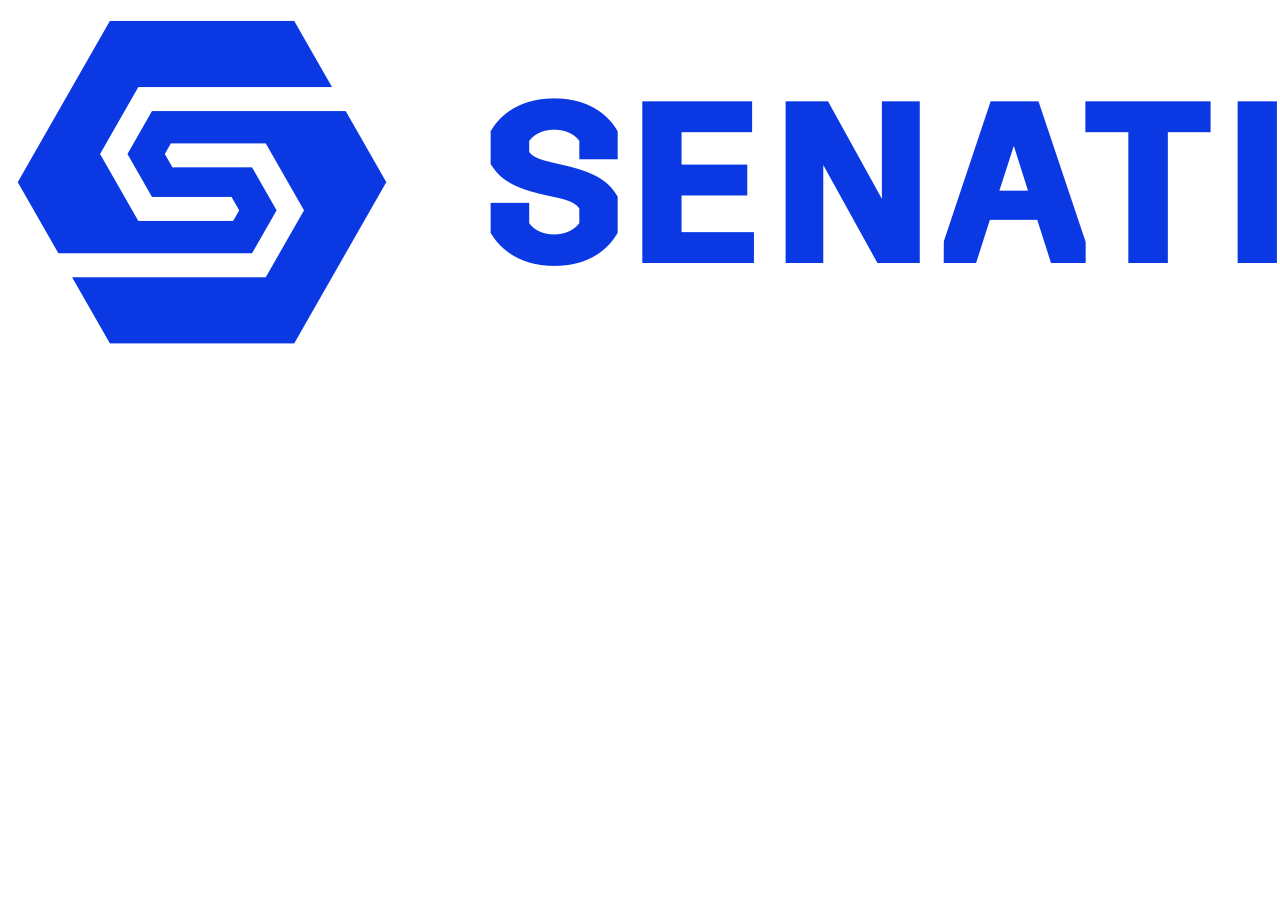
<file: proyecto.senati/index.html>
<!DOCTYPE html>
<html lang="en">
<head>
    <meta charset="UTF-8">
    <meta name="viewport" content="width=device-width, initial-scale=1.0">
    <title>proyecto.senati</title>
    <link rel="stylesheet|" href="">
    <link rel="shortcut icon" href="assets/icons/senati-2017-cian-logo-png_seeklogo-319799.ico" type="image/x-icon">
</head>
<body>
    <header>
        <div class="left-img"></div>
            <img src="Senati_Perú_logo.sin fondo.webp" alt="logo de la empresa - senati">
        <div>
        <div class="right-hamburguesa"></div>
           <span></span>
           <span></span>
           <span></span>
    </header>
</body>
</html>
</file>
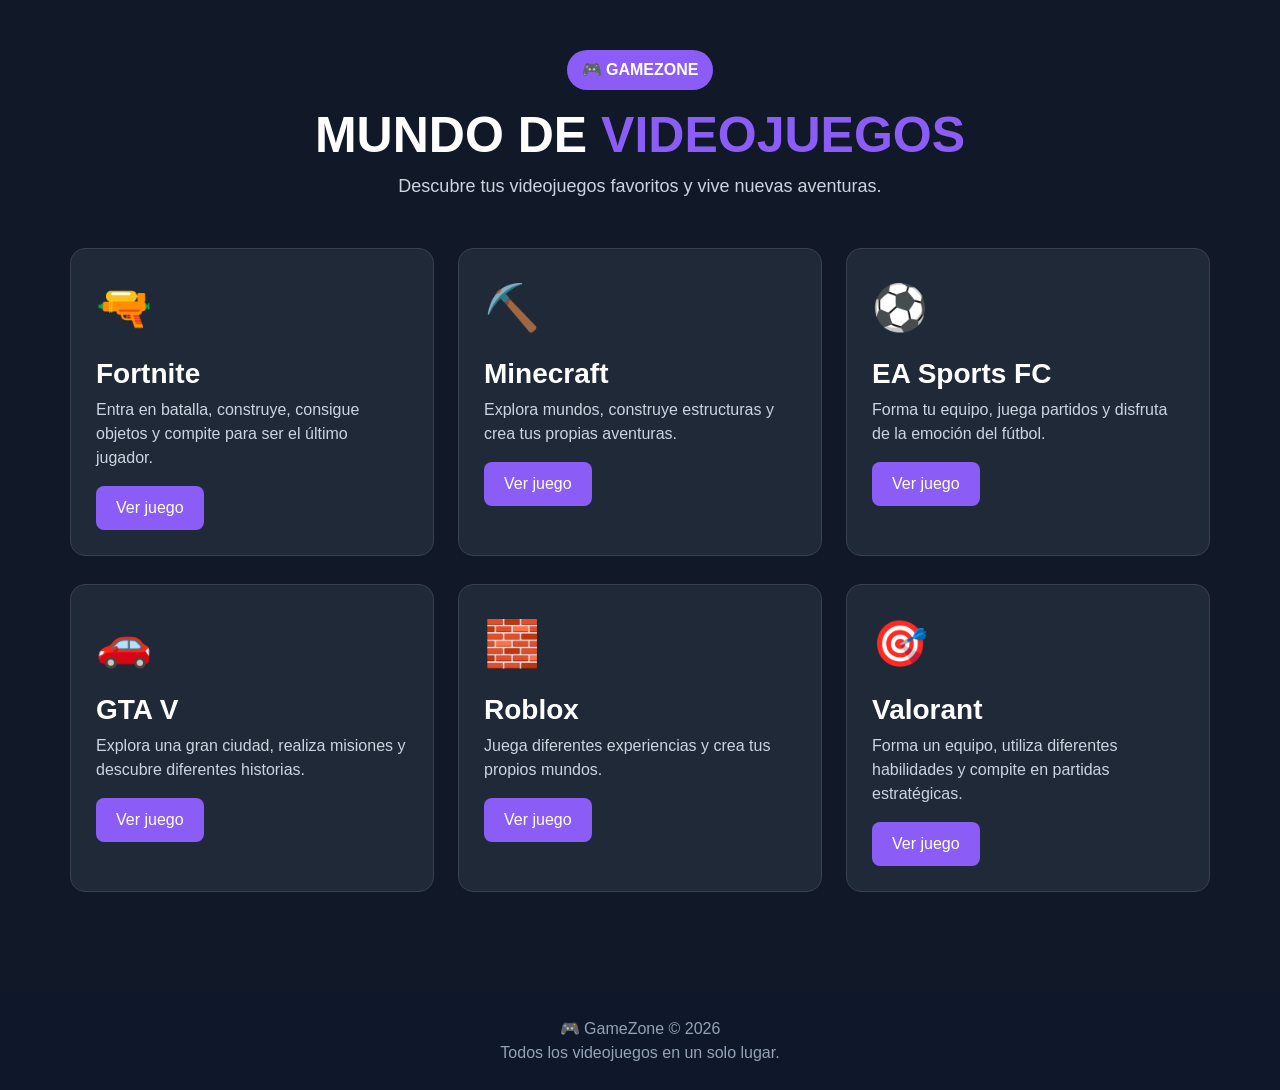
<file: proyecto.html>
<!DOCTYPE html>
<html lang="es">

<head>
    <meta charset="UTF-8">
    <meta name="viewport" content="width=device-width, initial-scale=1.0">

    <title>GameZone - Videojuegos</title>

    <!-- Bootstrap -->
    <link href="https://cdn.jsdelivr.net/npm/bootstrap@5.3.3/dist/css/bootstrap.min.css"
        rel="stylesheet">

    <style>

        body {
            background-color: #111827;
            color: white;
            font-family: Arial, sans-serif;
        }

        /* TÍTULO */
        .titulo {
            font-size: 50px;
            font-weight: bold;
            color: white;
        }

        .titulo span {
            color: #8b5cf6;
        }

        .subtitulo {
            color: #cbd5e1;
            font-size: 18px;
        }

        /* SECCIÓN */
        .seccion {
            padding: 50px 0;
        }

        /* TARJETAS */
        .card {
            height: 100%;
            background-color: #1f2937;
            border: 1px solid #374151;
            border-radius: 15px;
            overflow: hidden;
            transition: 0.3s;
        }

        .card:hover {
            transform: translateY(-8px);
            border-color: #8b5cf6;
            box-shadow: 0 10px 25px rgba(139, 92, 246, 0.3);
        }

        .card-body {
            padding: 25px;
        }

        .icono {
            font-size: 45px;
            margin-bottom: 15px;
        }

        .card-title {
            color: white;
            font-weight: bold;
        }

        .card-text {
            color: #cbd5e1;
        }

        /* BOTÓN */
        .btn-game {
            background-color: #8b5cf6;
            color: white;
            border: none;
            border-radius: 8px;
            padding: 10px 20px;
        }

        .btn-game:hover {
            background-color: #7c3aed;
            color: white;
        }

        /* ENCABEZADO */
        .badge-game {
            display: inline-block;
            background-color: #8b5cf6;
            padding: 8px 15px;
            border-radius: 20px;
            margin-bottom: 15px;
            font-weight: bold;
        }

        /* PIE */
        footer {
            margin-top: 50px;
            padding: 25px;
            text-align: center;
            background-color: #0f172a;
            color: #94a3b8;
        }

    </style>

</head>

<body>

    <!-- CONTENEDOR PRINCIPAL -->
    <div class="container seccion">

        <!-- ENCABEZADO -->
        <div class="text-center mb-5">

            <div class="badge-game">
                🎮 GAMEZONE
            </div>

            <h1 class="titulo">
                MUNDO DE <span>VIDEOJUEGOS</span>
            </h1>

            <p class="subtitulo">
                Descubre tus videojuegos favoritos y vive nuevas aventuras.
            </p>

        </div>


        <!-- PRIMERA FILA -->
        <div class="row g-4">

            <!-- FORTNITE -->
            <div class="col-12 col-md-4">

                <div class="card">

                    <div class="card-body">

                        <div class="icono">
                            🔫
                        </div>

                        <h3 class="card-title">
                            Fortnite
                        </h3>

                        <p class="card-text">
                            Entra en batalla, construye, consigue objetos y
                            compite para ser el último jugador.
                        </p>

                        <a href="#" class="btn btn-game">
                            Ver juego
                        </a>

                    </div>

                </div>

            </div>


            <!-- MINECRAFT -->
            <div class="col-12 col-md-4">

                <div class="card">

                    <div class="card-body">

                        <div class="icono">
                            ⛏️
                        </div>

                        <h3 class="card-title">
                            Minecraft
                        </h3>

                        <p class="card-text">
                            Explora mundos, construye estructuras y crea
                            tus propias aventuras.
                        </p>

                        <a href="#" class="btn btn-game">
                            Ver juego
                        </a>

                    </div>

                </div>

            </div>


            <!-- FC -->
            <div class="col-12 col-md-4">

                <div class="card">

                    <div class="card-body">

                        <div class="icono">
                            ⚽
                        </div>

                        <h3 class="card-title">
                            EA Sports FC
                        </h3>

                        <p class="card-text">
                            Forma tu equipo, juega partidos y disfruta
                            de la emoción del fútbol.
                        </p>

                        <a href="#" class="btn btn-game">
                            Ver juego
                        </a>

                    </div>

                </div>

            </div>

        </div>


        <!-- SEGUNDA FILA -->
        <div class="row g-4 mt-1">

            <!-- GTA -->
            <div class="col-12 col-md-4">

                <div class="card">

                    <div class="card-body">

                        <div class="icono">
                            🚗
                        </div>

                        <h3 class="card-title">
                            GTA V
                        </h3>

                        <p class="card-text">
                            Explora una gran ciudad, realiza misiones
                            y descubre diferentes historias.
                        </p>

                        <a href="#" class="btn btn-game">
                            Ver juego
                        </a>

                    </div>

                </div>

            </div>


            <!-- ROBLOX -->
            <div class="col-12 col-md-4">

                <div class="card">

                    <div class="card-body">

                        <div class="icono">
                            🧱
                        </div>

                        <h3 class="card-title">
                            Roblox
                        </h3>

                        <p class="card-text">
                            Juega diferentes experiencias y crea tus
                            propios mundos.
                        </p>

                        <a href="#" class="btn btn-game">
                            Ver juego
                        </a>

                    </div>

                </div>

            </div>


            <!-- VALORANT -->
            <div class="col-12 col-md-4">

                <div class="card">

                    <div class="card-body">

                        <div class="icono">
                            🎯
                        </div>

                        <h3 class="card-title">
                            Valorant
                        </h3>

                        <p class="card-text">
                            Forma un equipo, utiliza diferentes habilidades
                            y compite en partidas estratégicas.
                        </p>

                        <a href="#" class="btn btn-game">
                            Ver juego
                        </a>

                    </div>

                </div>

            </div>

        </div>

    </div>


    <!-- PIE DE PÁGINA -->  
    <footer>

        🎮 GameZone © 2026

        <br>

        Todos los videojuegos en un solo lugar.

    </footer>


    <!-- Bootstrap JavaScript -->
    <script src="https://cdn.jsdelivr.net/npm/bootstrap@5.3.3/dist/js/bootstrap.bundle.min.js">
    </script>

</body>

</html>
</file>
